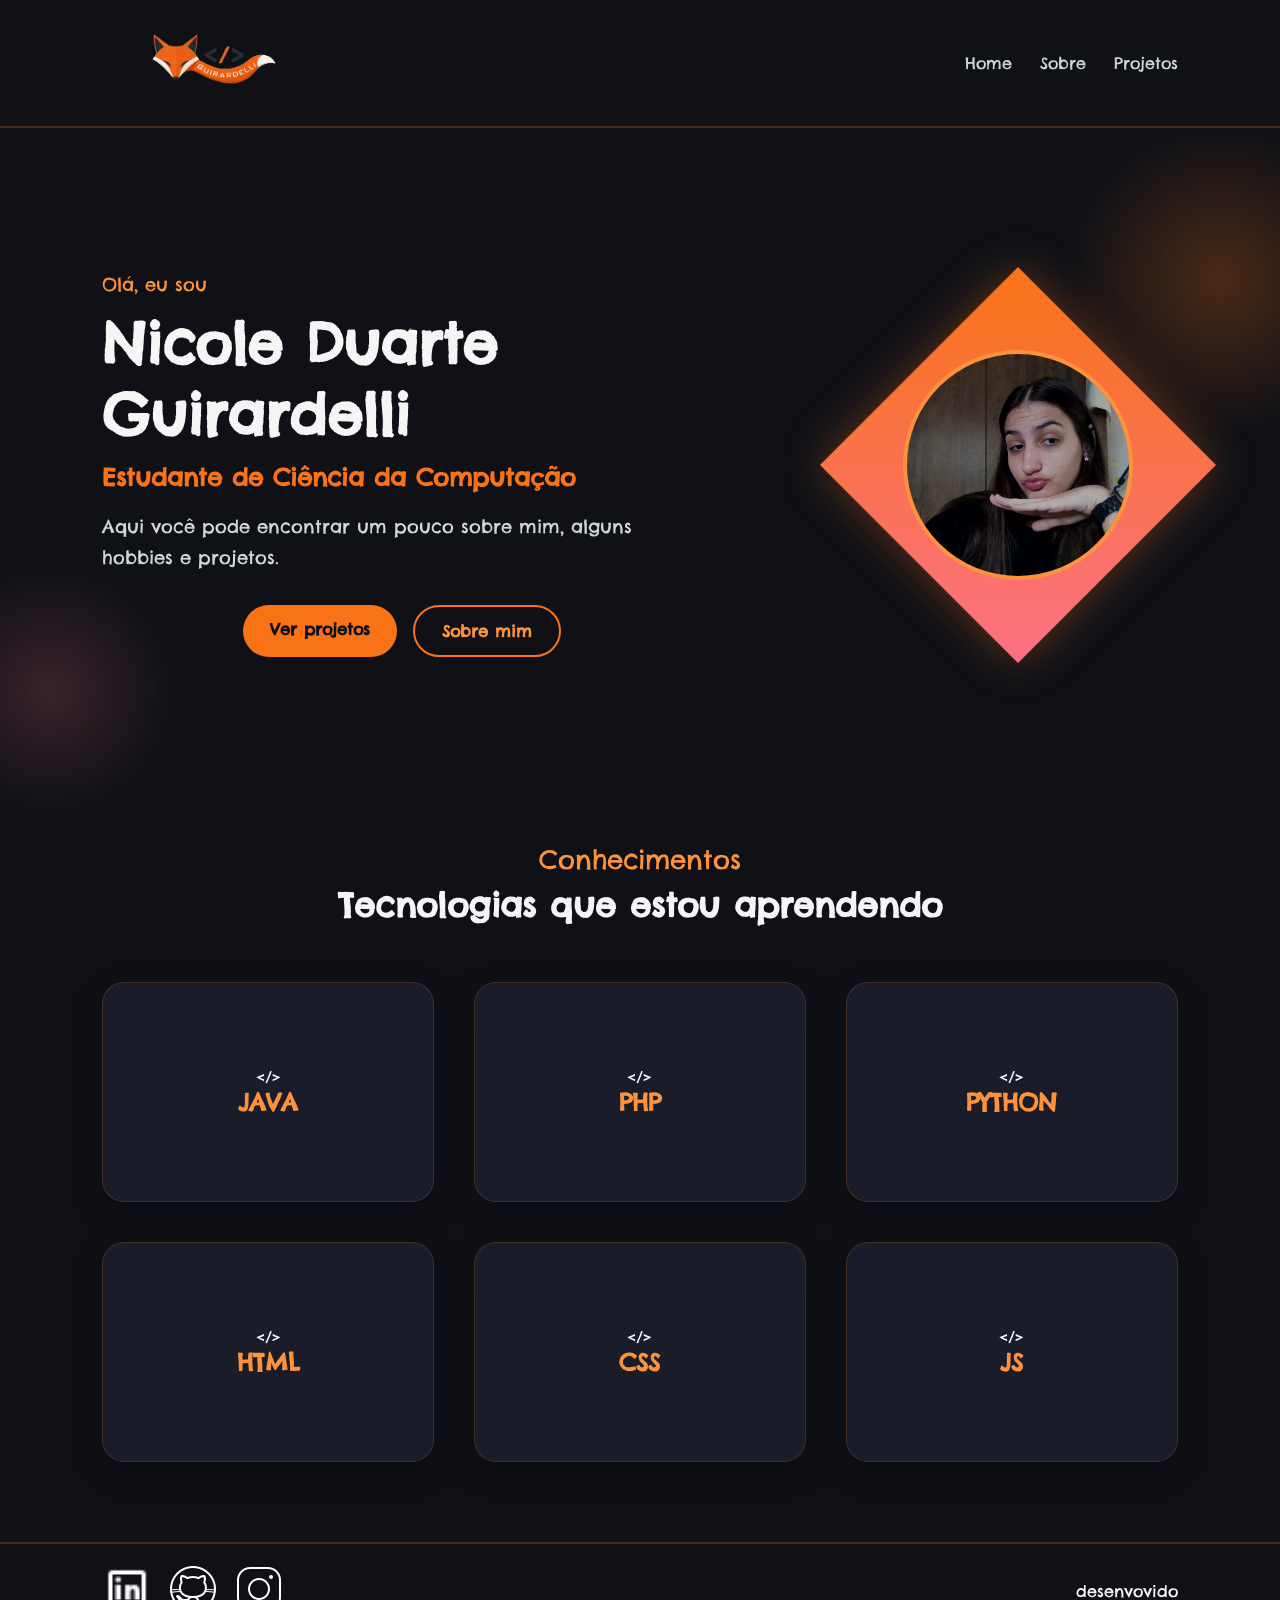
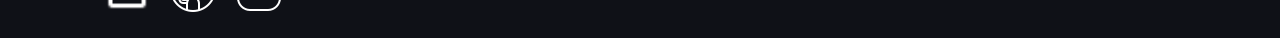
<file: index.html>
<!DOCTYPE html>
<html lang="en">
<head>
    <meta charset="UTF-8">
    <meta name="viewport" content="width=device-width, initial-scale=1.0">
    <title>Home</title>
    <link rel="stylesheet" href="style.css">
    <link rel="stylesheet" href="home.css">
    <link rel="preconnect" href="https://fonts.gstatic.com" crossorigin>
    <link href="https://fonts.googleapis.com/css2?family=Chelsea+Market&display=swap" rel="stylesheet">
</head>
<body>
    <header >
        <div class="logo">
            <img src="logo-raposa.png" alt="">
        </div>

        <nav class="menu">
            <a href="index.html">Home</a>
            <a href="sobre.html">Sobre</a>
            <a href="projeto.html">Projetos</a>
        </nav>
    </header>

    <main>
        
        <section class="home">
            <div class="home-texto">
                <p class="destaque">Olá, eu sou </p>
                <h2>Nicole Duarte Guirardelli</h2>
                <h3>Estudante de Ciência da Computação</h3>
                <p class="descricao">
                    Aqui você pode encontrar um pouco sobre mim, alguns hobbies e projetos.
                </p>
                <div class="botoes">
                    <a href="projeto.html">Ver projetos</a>
                    <a href="sobre.html">Sobre mim</a>
                </div>
            </div>

            <div class="home-imagem">
                <img src="foto-teste.jpg" alt="Iamgem de perfil">
            </div>
        </section>

        <section class="tecnologia">
            <div class="informacao-tec">
                <p>Conhecimentos</p>
                <h2>Tecnologias que estou aprendendo</h2>
            </div>
          
           <article class="card">
            <div class="card-conteudo">
                <div class="card-frente">
                    <span class="icone-tec">&lt;/&gt;</span>
                    <h3>JAVA</h3>

                </div>

                <div class="card-verso">
                    <code>
                        codigo
                    </code>

                </div>
            </div>
           </article>
           <article class="card">
            <div class="card-conteudo">
                <div class="card-frente">
                    <span class="icone-tec">&lt;/&gt;</span>
                    <h3>PHP</h3>

                </div>

                <div class="card-verso">
                    <code>
                        codigo
                    </code>

                </div>
            </div>
           </article>
           <article class="card">
            <div class="card-conteudo">
                <div class="card-frente">
                    <span class="icone-tec">&lt;/&gt;</span>
                    <h3>PYTHON</h3>

                </div>

                <div class="card-verso">
                    <code>
                        codigo
                    </code>

                </div>
            </div>
           </article>
           <article class="card">
            <div class="card-conteudo">
                <div class="card-frente">
                    <span class="icone-tec">&lt;/&gt;</span>
                    <h3>HTML</h3>

                </div>

                <div class="card-verso">
                    <code>
                        codigo
                    </code>

                </div>
            </div>
           </article>
           <article class="card">
            <div class="card-conteudo">
                <div class="card-frente">
                    <span class="icone-tec">&lt;/&gt;</span>
                    <h3>CSS</h3>

                </div>

                <div class="card-verso">
                    <code>
                        codigo
                    </code>

                </div>
            </div>
           </article>
           <article class="card">
            <div class="card-conteudo">
                <div class="card-frente">
                    <span class="icone-tec">&lt;/&gt;</span>
                    <h3>JS</h3>

                </div>

                <div class="card-verso">
                    <code>
                        codigo
                    </code>

                </div>
            </div>
           </article>


        </section>

    </main>

    <footer class="rodape">
        
        <div class="redes">
            <a href="https://www.linkedin.com/in/nicole-guirardelli/" target="_blank"><img id="logo-linkedin" src="icons8-linkedin-24.png" alt=""></a>
            <a href="https://github.com/NicoleGuirardelli" target="_blank"><img src="icons8-github-50.png" alt=""></a>
            <a href="https://github.com/NicoleGuirardelli" target="_blank"><img src="icons8-instagram-50 (1).png" alt=""></a>
        </div>

        <!-- deixar links acima e ©... em baixo -->

        <div >
            <p>desenvovido</p>
        </div>

    </footer>

    
</body>
</html>
</file>
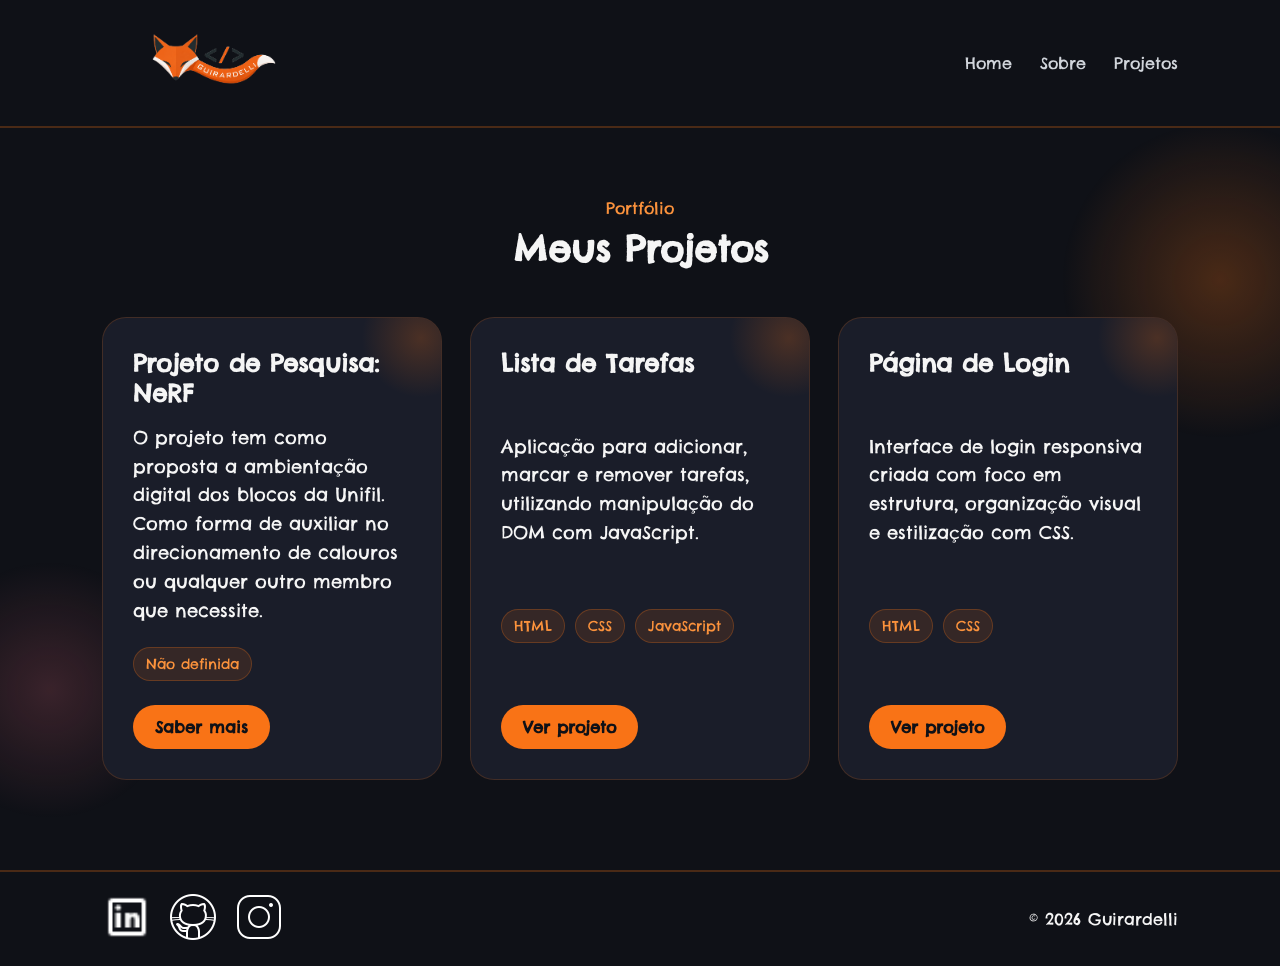
<file: projeto.html>
<!DOCTYPE html>
<html lang="en">

<head>
    <meta charset="UTF-8">
    <meta name="viewport" content="width=device-width, initial-scale=1.0">
    <title>Projetos</title>
    <link rel="stylesheet" href="style.css">
    <link rel="stylesheet" href="projeto.css">
    <link rel="preconnect" href="https://fonts.googleapis.com">
    <link rel="preconnect" href="https://fonts.googleapis.com">
    <link rel="preconnect" href="https://fonts.googleapis.com">
    <link rel="preconnect" href="https://fonts.googleapis.com">
<link rel="preconnect" href="https://fonts.gstatic.com" crossorigin>
<link href="https://fonts.googleapis.com/css2?family=Chelsea+Market&display=swap" rel="stylesheet">


</head>

<body>
    <header>
        <div class="logo">
            <img src="logo-raposa.png" alt="">
        </div>

        <nav class="menu">
            <a href="index.html">Home</a>
            <a href="sobre.html">Sobre</a>
            <a href="projeto.html">Projetos</a>
        </nav>
    </header>

    <main>
        <section class="projetos">
            <div class="titulo-projetos">
                <p>Portfólio</p>
                <h2>Meus Projetos</h2>
            </div>

            <div class="lista-projetos">
                <article class="projeto-card">
                    <h3>Projeto de Pesquisa: NeRF</h3>

                    <p>
                        O projeto tem como proposta a ambientação digital dos blocos da 
                        Unifil. Como forma de auxiliar no direcionamento de calouros ou 
                        qualquer outro membro que necessite.
                    </p>

                    <div class="tecnologias-projeto">
                        <span>Não definida</span>
                    </div>

                    <a href="https://sites.google.com/d/1Nok8jmrcTxKhGUwuBM7FMqPrgaaRQr5u/p/1hyCkAeA8EDfvmgQFqeQ1HvNhvz0JC8c4/edit">Saber mais</a>
                </article>

                <article class="projeto-card">
                    <h3>Lista de Tarefas</h3>

                    <p>
                        Aplicação para adicionar, marcar e remover tarefas, utilizando
                        manipulação do DOM com JavaScript.
                    </p>

                    <div class="tecnologias-projeto">
                        <span>HTML</span>
                        <span>CSS</span>
                        <span>JavaScript</span>
                    </div>

                    <a href="#">Ver projeto</a>
                </article>

                <article class="projeto-card">
                    <h3>Página de Login</h3>

                    <p>
                        Interface de login responsiva criada com foco em estrutura,
                        organização visual e estilização com CSS.
                    </p>

                    <div class="tecnologias-projeto">
                        <span>HTML</span>
                        <span>CSS</span>
                    </div>

                    <a href="#">Ver projeto</a>
                </article>
            </div>
        </section>
    </main>


    <footer class="rodape">
        <!-- colocar icones -->
       <div class="redes">
            <a href="https://www.linkedin.com/in/nicole-guirardelli/" target="_blank"><img id="logo-linkedin" src="icons8-linkedin-24.png" alt=""></a>
            <a href="https://github.com/NicoleGuirardelli" target="_blank"><img src="icons8-github-50.png" alt=""></a>
            <a href="https://github.com/NicoleGuirardelli" target="_blank"><img src="icons8-instagram-50 (1).png" alt=""></a>
        </div>
        <!-- deixar links acima e ©... em baixo -->

        <div>
            <p>© 2026 Guirardelli</p>
        </div>

    </footer>

</body>

</html>
</file>
<file: style.css>
/* organização de cores */
:root {
    --cor-fundo: #0f1117;
    --cor-card: #1a1d29;
    --cor-texto: #f5f5f5;
    --cor-texto-claro: #d1d5db;
    --cor-laranja: #f97316;
    --cor-coral: #fb923c;
    --cor-rosa: #fb7185;
}


* {
    margin: 0;
    padding: 0;
    box-sizing: border-box;
    font-family: "Chelsea Market", system-ui;

}

html {
    background-color: var(--cor-fundo);
}

body {
    color: var(--cor-texto);
    min-height: 100vh;
}

body::before {
    content: "";
    position: fixed;
    width: 320px;
    height: 320px;
    background: radial-gradient(circle, rgba(249, 115, 22, 0.25), transparent 70%);
    top: 120px;
    right: -100px;
    z-index: -1;
}

body::after {
    content: "";
    position: fixed;
    width: 260px;
    height: 260px;
    background: radial-gradient(circle, rgba(251, 113, 133, 0.18), transparent 70%);
    bottom: 80px;
    left: -80px;
    z-index: -1;
}

/* melhorar responsividade */
@media (max-width: 900px) {
    header {
        flex-direction: column;
        text-align: center;
        gap: 18px;
    }

    .menu {
        flex-direction: column;
        text-align: center;
        padding: 60px 8%;
    }

    .home {
        flex-direction: column;
        text-align: center;
        padding: 60px 8%;
    }

    .home-texto h2 {
        font-size: 42px;
    }

    .home-texto h3 {
        font-size: 21px;
    }



    .rodape {
        flex-direction: column;
        text-align: center;
        gap: 18px;
    }
}

header {
    width: 100%;
    padding: 25px 8%;
    display: flex;
    justify-content: space-between;
    align-items: center;
    background-color: var(--cor-fundo);
    border-bottom: 2px solid rgb(249, 115, 22, 0.25);


}

.logo h1 {
    font-size: 24px;
    color: var(--cor-texto);
}

.logo h1::first-letter {
    color: var(--cor-laranja);
}

.logo img {
    width: 25%;

}

.menu {
    display: flex;
    gap: 28px;
}

.menu a {
    color: var(--cor-texto-claro);
    text-decoration: none;
    font-size: 16px;
    transition: 0.3s;
}

.menu a:hover {
    color: var(--cor-coral);
}



.rodape {
    padding: 20px 8%;
    border-top: 2px solid rgb(249, 115, 22, 0.25);
    display: flex;
    justify-content: space-between;
    align-items: center;
    background-color: var(--cor-fundo);
}

.redes {
    display: flex;
    gap: 16px;
}

.redes a {
    color: var(--cor-texto-claro);
    text-decoration: none;
    font-size: 16px;
    transition: 0.3s;
}

.redes a:hover {
    color: var(--cor-coral);
}

#logo-linkedin {
    width: 50px;
    height: 50px;
    object-fit: contain;
}
</file>
<file: home.css>
.botoes {
    justify-content: center;
    flex-wrap: wrap;
}

.tecnologia {
    grid-template-columns: 1fr;
}

.home {
    min-height: 75vh;
    padding: 70px 8%;
    display: flex;
    justify-content: space-between;
    align-items: center;
    gap: 50px;

}

.home-texto {
    max-width: 600px;
}

.destaque {
    color: var(--cor-coral);
    font-size: 18px;
    margin-bottom: 12px;
}

.home-texto h2 {
    font-size: 56px;
    color: var(--cor-texto);
    margin-bottom: 12px;
}

.home-texto h3 {
    font-size: 24px;
    color: var(--cor-laranja);
    margin-bottom: 20px;
}

.descricao {
    font-size: 18px;
    line-height: 1.7;
    color: var(--cor-texto-claro);
    margin-bottom: 32px;
}

.botoes {
    display: flex;
    gap: 16px;
}

.botoes a {
    padding: 14px 27px;
    border-radius: 30px;
    text-decoration: none;
    font-weight: bold;
    transition: 0.3s;
}

.botoes a:first-child {
    background-color: var(--cor-laranja);
    color: var(--cor-fundo);
}

.botoes a:first-child:hover {
    background-color: var(--cor-coral);
    transform: translateY(-2px);
}

.botoes a:last-child {
    border: 2px solid var(--cor-laranja);
    color: var(--cor-coral);
}

.botoes a:last-child:hover {
    background-color: rgb(249, 115, 22, 0.12);
    transform: translateY(-2px);
}

.home-imagem {
    position: relative;
    width: 320px;
    height: 320px;
    display: flex;
    justify-content: center;
    align-items: center;

}

.home-imagem::before {
    content: "";
    position: absolute;
    width: 280px;
    height: 280px;
    background: linear-gradient(135deg, var(--cor-laranja), var(--cor-rosa));
    transform: rotate(45deg);
    box-shadow: 0 0 45px rgba(249, 115, 22, 0.35);
}

.home-imagem img {
    position: relative;
    width: 230px;
    height: 230px;
    object-fit: cover;
    border-radius: 50%;
    border: 4px solid var(--cor-coral);
    background-color: var(--cor-card);
    /* background-color: #0033ff; */

}

.informacao-tec {
    grid-column: 1/-1;
    text-align: center;
    margin-bottom: 16px;
}

.informacao-tec p {
    color: var(--cor-coral);
    font-size: 26px;
    margin-bottom: 8px;
}

.informacao-tec h2 {
    color: var(--cor-texto);
    font-size: 33px;
}

.tecnologia {
    padding: 40px 8% 80px;
    display: grid;
    grid-template-columns: repeat(3, 1fr);
    gap: 40px;
}

.card {
    height: 220px;
    perspective: 1000px;
}

.card-conteudo {
    position: relative;
    width: 100%;
    height: 100%;
    transition: transform 0.8s;
    transform-style: preserve-3d;
}

.card:hover .card-conteudo {
    transform: rotateY(180deg);
}

.card-frente,
.card-verso {
    position: absolute;
    width: 100%;
    height: 100%;
    background-color: var(--cor-card);
    border: 1px solid rgba(249, 115, 22, 0.18);
    border-radius: 22px;
    backface-visibility: hidden;
    display: flex;
    flex-direction: column;
    justify-content: center;
    align-items: center;
    padding: 28px;
    text-align: center;
}

.card-frente {
    box-shadow: 0 10px 30px rgb(0, 0, 0, 0.25);
}

.card-verso {
    transform: rotateY(180deg);
    background: linear-gradient(135deg, #1a1d29, #2a1c1c);
    border-color: var(--cor-coral);
    color: var(--cor-coral);
    font-size: 18px;
    line-height: 1.6;
}

.card-frente h3 {
    color: var(--cor-coral);
    font-size: 24px;
}

/* melhorar cards */
</file>
<file: projeto.css>
/* projeto tela*/

.projetos {
    padding: 70px 8% 90px;
}


.titulo-projetos {
    text-align: center;
    margin-bottom: 45px;
}

.titulo-projetos p {
    color: var(--cor-coral);
    font-size: 16px;
    margin-bottom: 8px;
}

.titulo-projetos h2 {
    color: var(--cor-texto);
    font-size: 36px;
}



.lista-projetos {
    display: grid;
    grid-template-columns: repeat(3, 1fr);
    gap: 28px;
}



.projeto-card {
    background-color: var(--cor-card);
    border: 1px solid rgba(249, 115, 22, 0.18);
    border-radius: 24px;
    padding: 30px;
    min-height: 320px;
    display: flex;
    flex-direction: column;
    justify-content: space-between;
    transition: 0.3s;
    position: relative;
    overflow: hidden;
}

.projeto-card::before {
    content: "";
    position: absolute;
    width: 120px;
    height: 120px;
    background: radial-gradient(circle, rgba(249, 115, 22, 0.22), transparent 70%);
    top: -40px;
    right: -40px;
    transition: 0.3s;
}

.projeto-card:hover {
    transform: translateY(-8px);
    border-color: var(--cor-coral);
    box-shadow: 0 14px 35px rgba(249, 115, 22, 0.18);
}

.projeto-card:hover::before {
    width: 170px;
    height: 170px;
}



.projeto-card h3 {
    color: var(--cor-texto);
    font-size: 24px;
    margin-bottom: 16px;
    position: relative;
    z-index: 1;
}

.projeto-card p {
    color: var(--cor-texto-suave);
    font-size: 18px;
    line-height: 1.6;
    margin-bottom: 22px;
    position: relative;
    z-index: 1;
}


.tecnologias-projeto {
    display: flex;
    flex-wrap: wrap;
    gap: 10px;
    margin-bottom: 24px;
    position: relative;

    z-index: 1;
}

.tecnologias-projeto span {
    padding: 7px 12px;
    border-radius: 20px;
    background-color: rgba(249, 115, 22, 0.12);
    color: var(--cor-coral);
    font-size: 14px;
    border: 1px solid rgba(249, 115, 22, 0.25);
}


.projeto-card a {
    width: fit-content;
    padding: 12px 22px;
    border-radius: 25px;
    background-color: var(--cor-laranja);
    color: var(--cor-fundo);
    text-decoration: none;
    font-weight: bold;
    transition: 0.3s;
    position: relative;
    z-index: 1;
}

.projeto-card a:hover {
    background-color: var(--cor-coral);
    transform: translateY(-3px);
}


@media (max-width: 1000px) {
    .lista-projetos {
        grid-template-columns: repeat(2, 1fr);
    }

}

@media (max-width: 700px) {
    .projetos {

        padding: 55px 8% 70px;
    }

    .titulo-projetos h2 {
        font-size: 30px;

    }

    .lista-projetos {

        grid-template-columns: 1fr;
    }

    .projeto-card {

        min-height: auto;
    }
}
</file>
